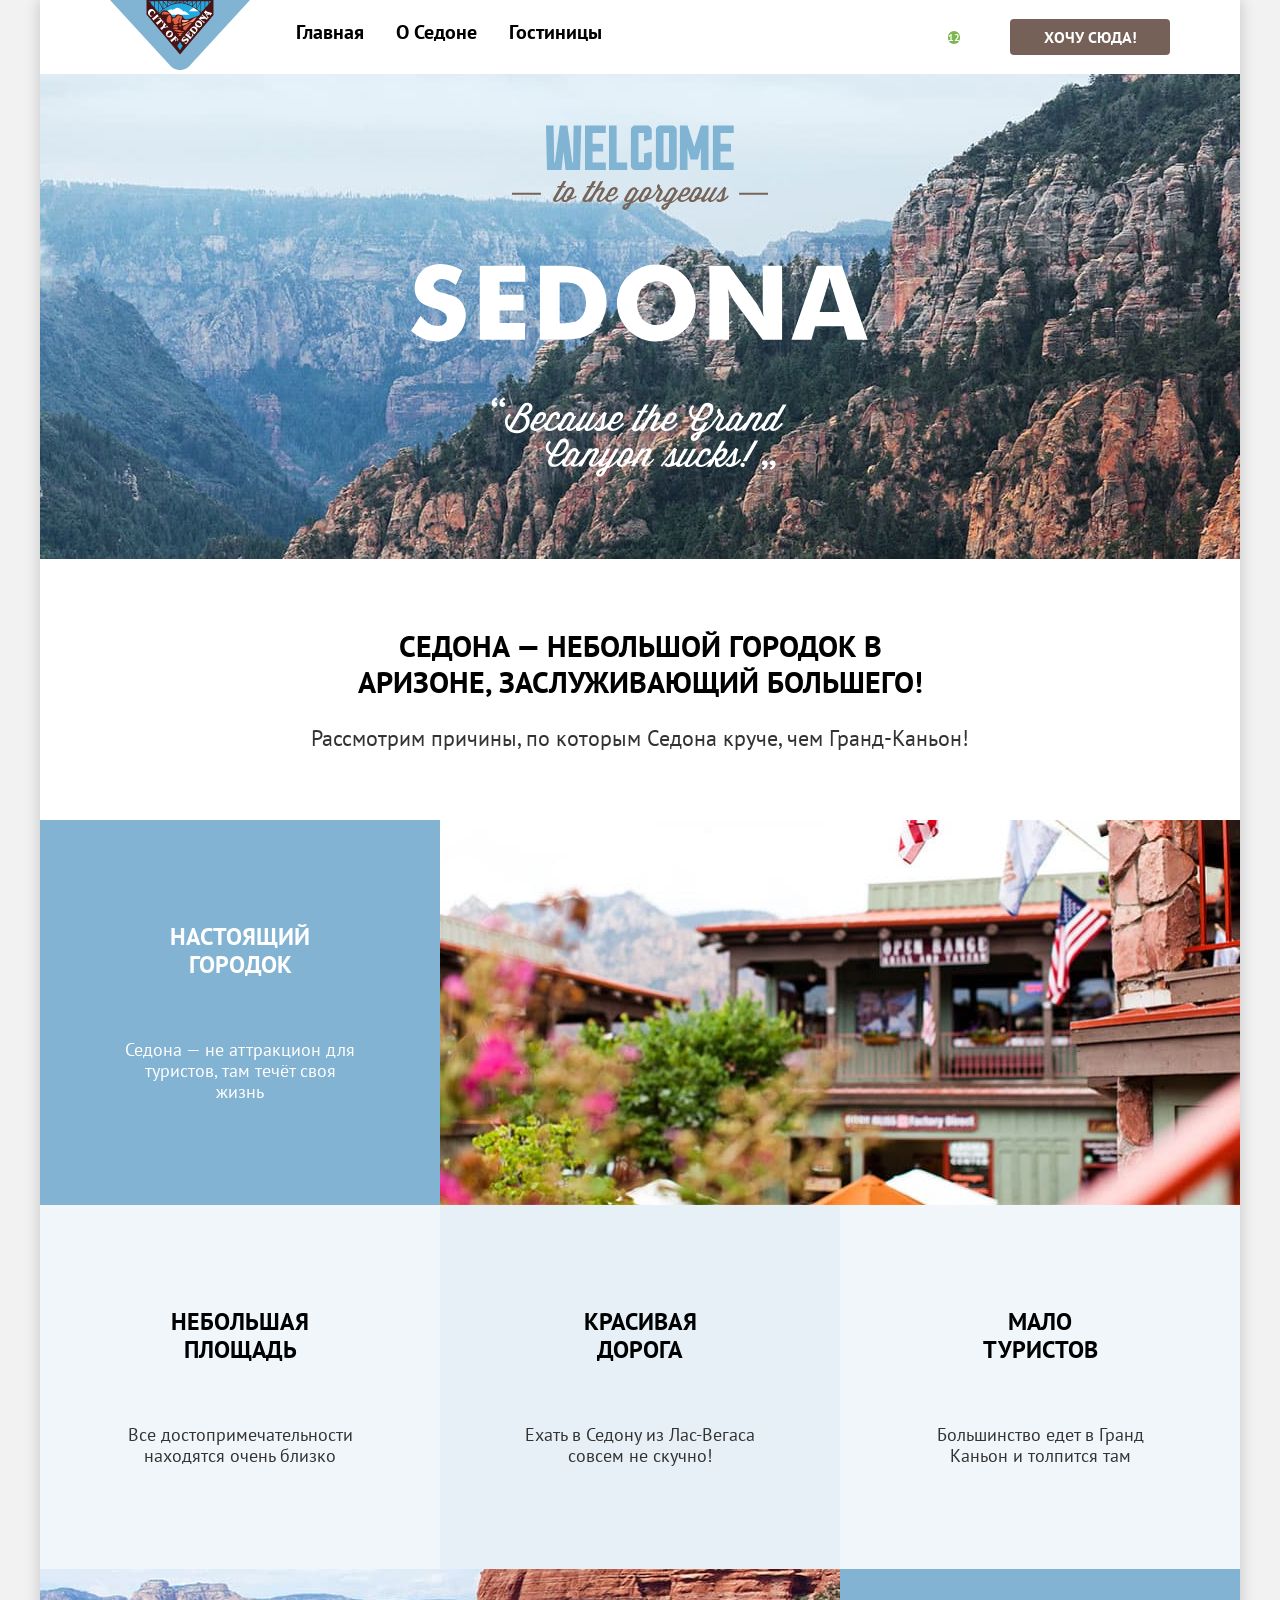
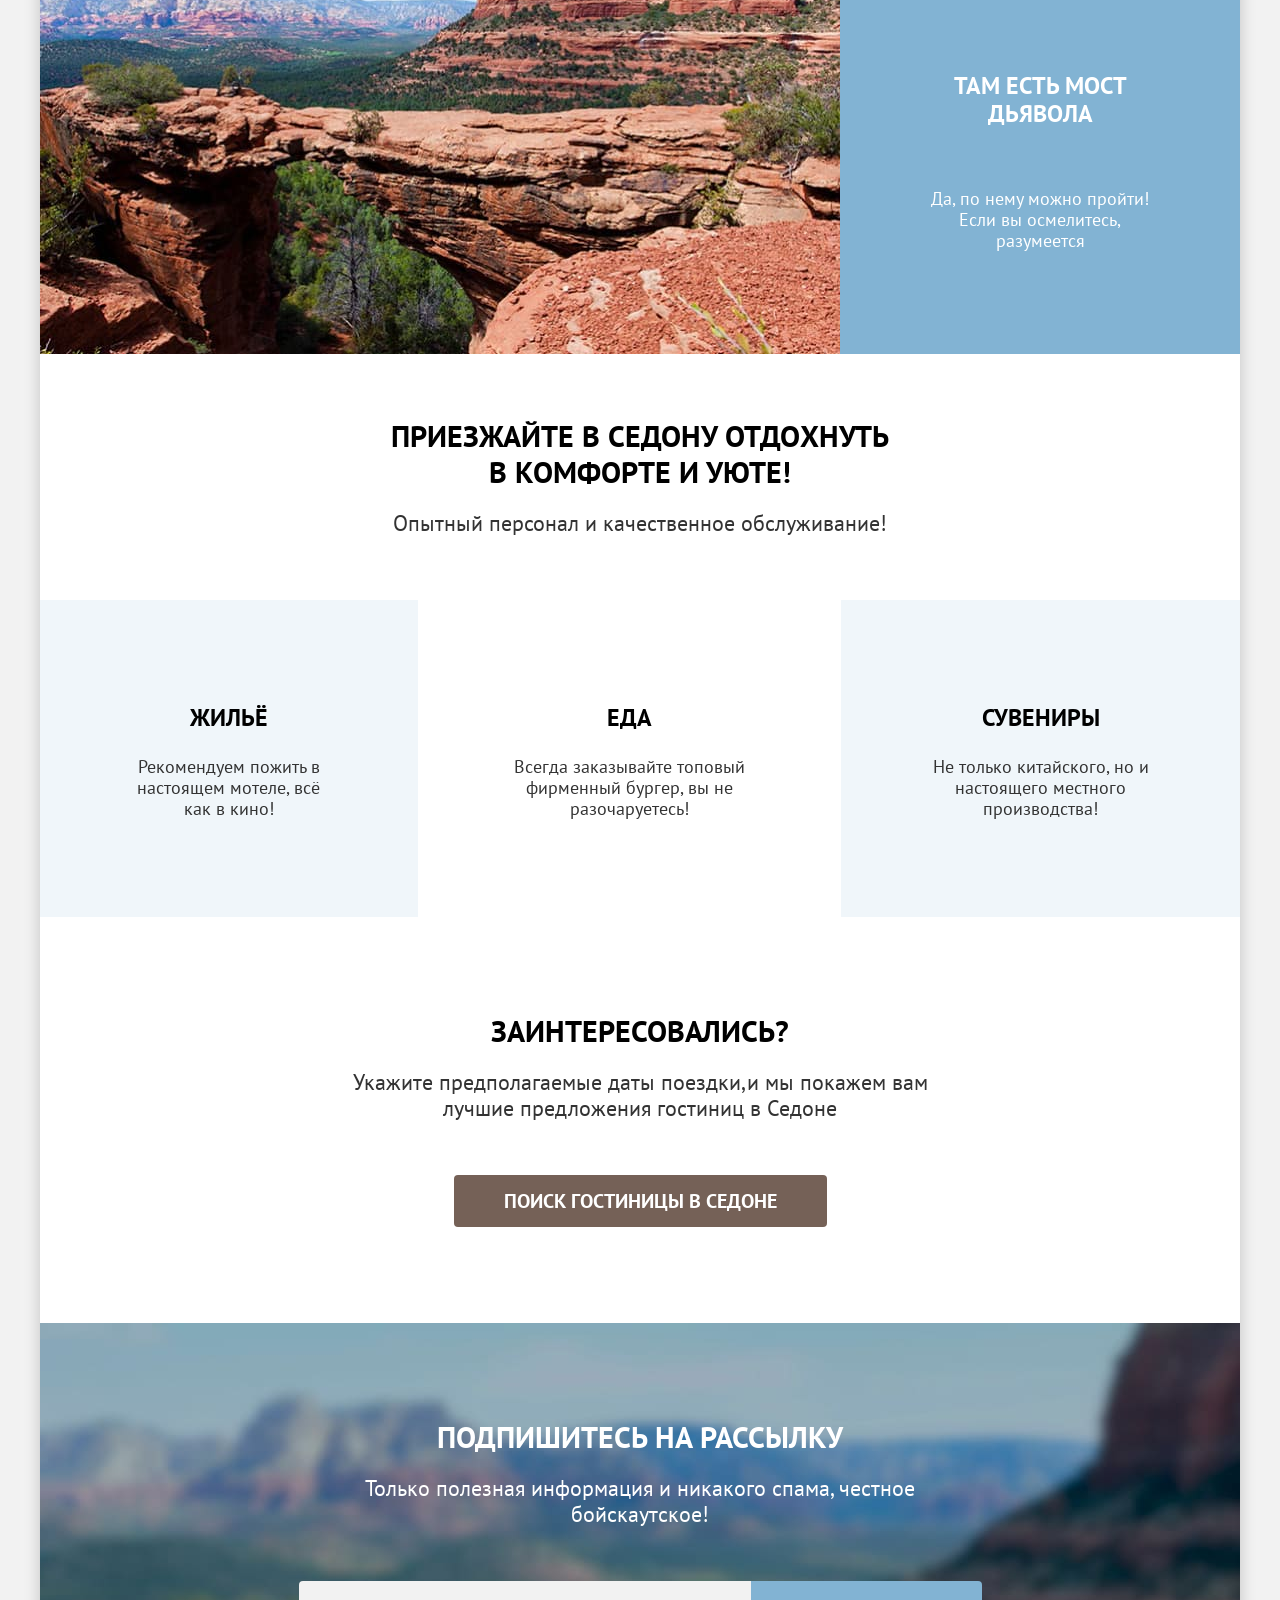
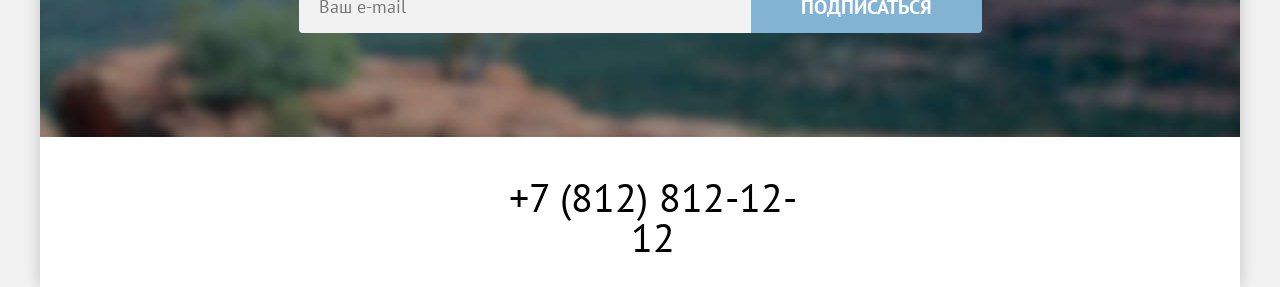
<file: index.html>
<!DOCTYPE html>
<html lang="ru">

  <head>
    <meta charset="utf-8">
    <title>HTML Academy: Седона</title>
    <link rel="stylesheet" href="styles/styles.css">
  </head>

  <body>
    <div class="page-container">
      <header class="page-header" data-test="header">
        <a class="header-logo" href="index.html">
          <img class="page-header-logo" src="images/content/sedona-logo.svg" width="140" height="70"
            alt="Логотип города Седона">
        </a>
        <nav class="navigation">
          <ul class="navigation-list">
            <li class="navigation-item">
              <a class="navigation-link" href="index.html" aria-current="page">Главная</a>
            </li>
            <li class="navigation-item">
              <a class="navigation-link" href="#">О Седоне</a>
            </li>
            <li class="navigation-item">
              <a class="navigation-link" href="catalog.html">Гостиницы</a>
            </li>
          </ul>
          <ul class="navigation-user-list">
            <li class="navigation-user-item">
              <a class="navigation-user-link" href="#">
                <span class="visually-hidden">Поиск</span>
              </a>
            </li>
            <li class="navigation-user-item">
              <a class="navigation-user-link " href="#">
                <span class="visually-hidden">В избранном:</span>
                <span class="favorites-badge">12</span>
                <span class="visually-hidden">вариантов</span>
              </a>
            </li>
          </ul>
        </nav>
        <a class="header-button" href="#">Хочу сюда!</a>
      </header>

      <main class="main-content" data-test="main">
        <section class="hero" data-test="hero">
          <h1 class="visually-hidden">Городок Седона в Аризоне</h1>
          <img class="hero-image" src="images/content/welcome-text.svg" width="458" height="352"
            alt="Welcome to the gorgeous Sedona, because the Grand Canyon sucks!">
        </section>
        <section class="advantages" data-test="advantages">
          <h2 class="visually-hidden">Преимущества</h2>
          <div class="advantages-intro">
            <p class="advantages-slogan">Седона — небольшой городок в Аризоне, заслуживающий большего!</p>
            <p class="advantages-description">Рассмотрим причины, по которым Седона круче, чем Гранд-Каньон!</p>
          </div>
          <ul class="advantages-list">
            <li class="advantages-item advantages-item-with-image">
              <div class="advantages-item-content">
                <h3 class="advantages-item-title">Настоящий городок</h3>
                <p class="advantages-item-description">Седона — не аттракцион для туристов, там течёт своя жизнь</p>
              </div>
              <img class="advantages-image" src="images/content/sedona.jpg" width="800" height="385"
                alt="Вид из окна городка Седона на здание с надписью «Открытый простор»">
            </li>
            <li class="advantages-item">
              <h3 class="advantages-item-title">Небольшая площадь</h3>
              <p class="advantages-item-description">Все достопримечательности находятся очень близко</p>
            </li>
            <li class="advantages-item">
              <h3 class="advantages-item-title">Красивая дорога</h3>
              <p class="advantages-item-description">Ехать в Седону из Лас-Вегаса совсем не скучно!</p>
            </li>
            <li class="advantages-item">
              <h3 class="advantages-item-title">Мало туристов</h3>
              <p class="advantages-item-description">Большинство едет в Гранд Каньон и толпится там</p>
            </li>
            <li class="advantages-item advantages-item-with-image">
              <div class="advantages-item-content">
                <h3 class="advantages-item-title">Там есть мост дьявола</h3>
                <p class="advantages-item-description">Да, по нему можно пройти! Если вы осмелитесь, разумеется</p>
              </div>
              <img class="advantages-image" width="800" height="385" src="images/content/devils-bridge.jpg"
                alt="Мост дьявола в Седоне из песчаника и просторы Аризоны на заднем плане">
            </li>
          </ul>
        </section>
        <section class="recommendations">
          <h2 class="visually-hidden">Рекомендации</h2>
          <div class="recommendations-intro">
            <p class="recommendations-slogan">Приезжайте в Седону отдохнуть в комфорте и уюте!</p>
            <p class="recommendations-description">Опытный персонал и качественное обслуживание!</p>
          </div>
          <ul class="recommendations-list">
            <li class="recommendations-item">
              <h3 class="recommendations-item-title">Жильё</h3>
              <p class="recommendations-item-description">Рекомендуем пожить в настоящем мотеле, всё как в кино!</p>
            </li>
            <li class="recommendations-item">
              <h3 class="recommendations-item-title">Еда</h3>
              <p class="recommendations-item-description">Всегда заказывайте топовый фирменный бургер, вы не
                разочаруетесь!</p>
            </li>
            <li class="recommendations-item">
              <h3 class="recommendations-item-title">Сувениры</h3>
              <p class="recommendations-item-description">Не только китайского, но и настоящего местного производства!
              </p>
            </li>
          </ul>
        </section>
        <section class="search" data-test="search">
          <h2 class="search-title">Заинтересовались?</h2>
          <p class="search-description">Укажите предполагаемые даты поездки,и мы покажем вам лучшие предложения
            гостиниц в Седоне</p>
          <button class="search-button" type="button">Поиск гостиницы в Седоне</button>
        </section>
        <section class="subscribe subscribe-with-background" data-test="subscribe">
          <h2 class="subscribe-title">Подпишитесь на рассылку</h2>
          <p class="subscribe-description">Только полезная информация и никакого спама, честное бойскаутское!</p>
          <form class="subscribe-form" action="https://echo.htmlacademy.ru/" method="post">
            <div class="subscribe-field-wrapper">
              <label class="visually-hidden" for="user-email">Ваш e-mail</label>
              <input class="subscribe-field" type="email" name="user-email" id="user-email" placeholder="Ваш e-mail"
                required>
            </div>
            <button class="subscribe-button" type="submit">Подписаться</button>
          </form>
        </section>
      </main>

      <footer class="page-footer" data-test="footer">
        <ul class="page-footer-socials-list">
          <li class="page-footer-socials-item">
            <a class="page-footer-socials-link" href="https://vk.com/htmlacademy">
              <span class="visually-hidden">Мы во ВКонтакте</span>
            </a>
          </li>
          <li class="page-footer-socials-item">
            <a class="page-footer-socials-link" href="https://t.me/htmlacademy">
              <span class="visually-hidden">Мы в Telegram</span>
            </a>
          </li>
          <li class="page-footer-socials-item">
            <a class="page-footer-socials-link" href="https://www.youtube.com/user/htmlacademyru">
              <span class="visually-hidden">Мы на YouTube</span>
            </a>
          </li>
        </ul>
        <a class="page-footer-phone" href="tel:+78128121212">+7 (812) 812-12-12</a>
        <a class="page-footer-copyright" href="https://htmlacademy.ru/intensive/htmlcss">
          <span class="visually-hidden">Интенсив курса HTML Academy</span>
        </a>
      </footer>
    </div>
  </body>

</html>
</file>
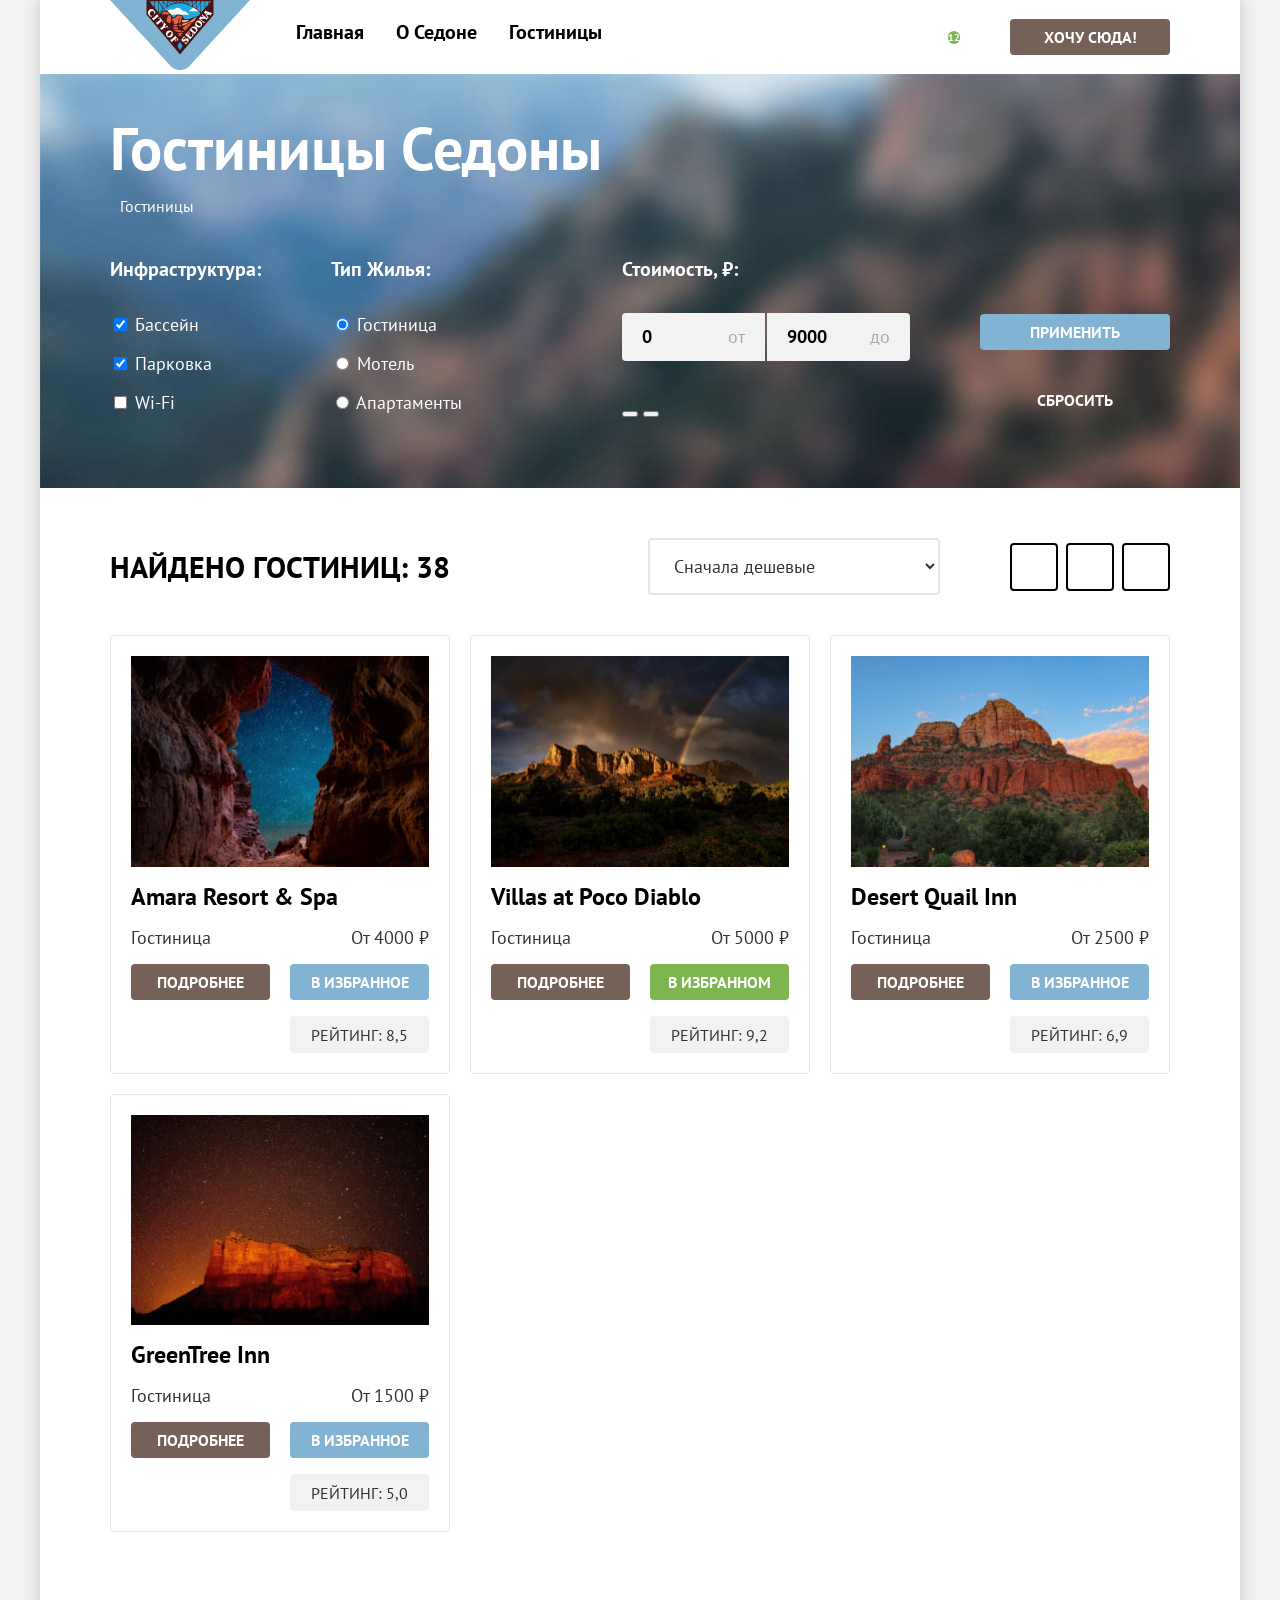
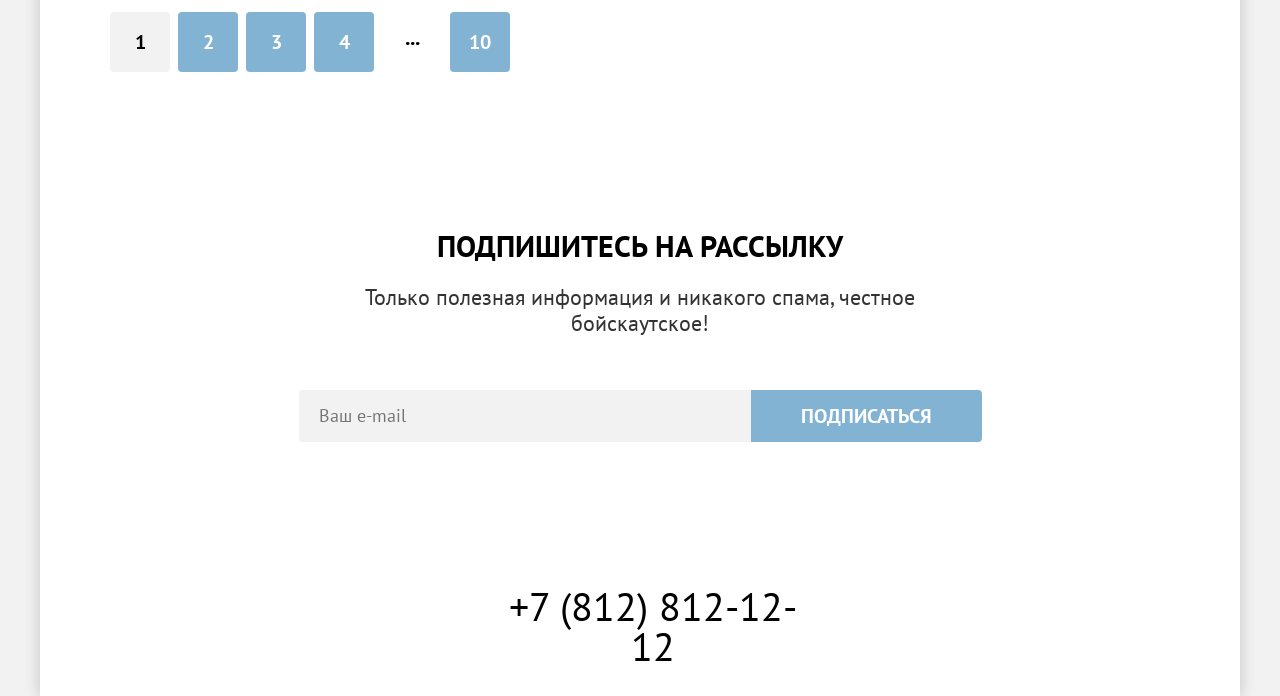
<file: catalog.html>
<!DOCTYPE html>
<html lang="ru">

  <head>
    <meta charset="utf-8">
    <title>HTML Academy: Каталог гостиниц Седоны</title>
    <link rel="stylesheet" href="styles/styles.css">
  </head>

  <body>
    <div class="page-container">
      <header class="page-header" data-test="header">
        <nav class="navigation">
          <a class="header-logo" href="index.html">
            <img class="page-header-logo" src="images/content/sedona-logo.svg" width="140" height="70"
              alt="Логотип города Седона">
          </a>
          <ul class="navigation-list">
            <li class="navigation-item">
              <a class="navigation-link" href="index.html">Главная</a>
            </li>
            <li class="navigation-item">
              <a class="navigation-link" href="#">О Седоне</a>
            </li>
            <li class="navigation-item">
              <a class="navigation-link" href="catalog.html" aria-current="page">Гостиницы</a>
            </li>
          </ul>
          <ul class="navigation-user-list">
            <li class="navigation-user-item">
              <a class="navigation-user-link navigation-user-link-search" href="#">
                <span class="visually-hidden">Поиск</span>
              </a>
            </li>
            <li class="navigation-user-item">
              <a class="navigation-user-link navigation-user-link-favorites" href="#">
                <span class="visually-hidden">В избранном:</span>
                <span class="favorites-badge">12</span>
                <span class="visually-hidden">вариантов</span>
              </a>
            </li>
          </ul>
          <a class="header-button" href="#">Хочу сюда!</a>
        </nav>
      </header>

      <main class="main-content" data-test="main">
        <section class="catalog-top">
          <header class="catalog-header">
            <h1 class="catalog-title">Гостиницы Седоны</h1>
            <ol class="breadcrumbs">
              <li class="breadcrumbs-item">
                <a class="breadcrumbs-link breadcrumbs-home-link" href="index.html">
                  <span class="visually-hidden">Главная</span>
                </a>
              </li>
              <li class="breadcrumbs-item">
                <a class="breadcrumbs-link" href="#" aria-current="page">Гостиницы</a>
              </li>
            </ol>
          </header>
          <section class="hotels-filter" data-test="filter">
            <h2 class="visually-hidden">Фильтр гостиниц Седоны</h2>
            <form class="hotels-filter-form" action="https://echo.htmlacademy.ru/" method="get">
              <fieldset class="hotels-filter-group">
                <legend class="hotels-filter-group-title">Инфраструктура:</legend>
                <ul class="hotels-filter-list">
                  <li class="hotels-filter-item">
                    <label class="control" for="pool">
                      <input class="control-input" type="checkbox" id="pool" name="pool" checked>
                      Бассейн
                    </label>
                  </li>
                  <li class="hotels-filter-item">
                    <label class="control" for="parking">
                      <input class="control-input" type="checkbox" id="parking" name="parking" checked>
                      Парковка
                    </label>
                  </li>
                  <li class="hotels-filter-item">
                    <label class="control" for="wifi">
                      <input class="control-input" type="checkbox" id="wifi" name="wifi">
                      Wi-Fi
                    </label>
                  </li>
                </ul>
              </fieldset>
              <fieldset class="hotels-filter-group">
                <legend class="hotels-filter-group-title">Тип жилья:</legend>
                <ul class="hotels-filter-list">
                  <li class="hotels-filter-item">
                    <label class="control" for="hotel">
                      <input class="control-input" type="radio" id="hotel" name="lodging-type" value="hotel" checked>
                      Гостиница
                    </label>
                  </li>
                  <li class="hotels-filter-item">
                    <label class="control" for="motel">
                      <input class="control-input" type="radio" id="motel" name="lodging-type" value="motel">
                      Мотель
                    </label>
                  </li>
                  <li class="hotels-filter-item">
                    <label class="control" for="apartments">
                      <input class="control-input" type="radio" id="apartments" name="lodging-type" value="apartments">
                      Апартаменты
                    </label>
                  </li>
                </ul>
              </fieldset>
              <fieldset class="hotels-filter-group">
                <legend class="hotels-filter-group-title">Стоимость, ₽:</legend>
                <div class="hotels-filter-price-range">
                  <label class="hotels-filter-range-control" for="min-price">
                    <span class="range-control-placeholder">От</span>
                    <input class="range-control-input control-input-from" type="number" id="min-price" name="min-price"
                      value="0" min="0">
                  </label>
                  <label class="hotels-filter-range-control" for="max-price">
                    <span class="range-control-placeholder">До</span>
                    <input class="range-control-input control-input-to" type="number" id="max-price" name="max-price"
                      value="9000" min="1">
                  </label>
                </div>
                <button class="price-range-toggle price-range-toggle-min" type="button">
                  <span class="visually-hidden">Ползунок управления минимальной стоимостью</span>
                </button>
                <button class="price-range-toggle price-range-toggle-max" type="button">
                  <span class="visually-hidden">Ползунок управления максимальной стоимостью</span>
                </button>
              </fieldset>
              <div class="hotels-filter-buttons">
                <button class="hotels-filter-apply-button" type="submit">Применить</button>
                <button class="hotels-filter-reset-button" type="reset">Сбросить</button>
              </div>
            </form>
          </section>
        </section>
        <section class="hotels-catalog" data-test="catalog">
          <h2 class="visually-hidden">Результаты поиска</h2>
          <div class="hotels-catalog-controls">
            <p class="hotels-catalog-title">
              Найдено гостиниц: <span>38</span></p>
            <select class="select-control" aria-label="Сортировка">
              <option value="popular">Популярные</option>
              <option value="cheap" selected>Сначала дешевые</option>
              <option value="expensive">Сначала дорогие</option>
              <option value="rating">Высокий рейтинг</option>
            </select>
            <ul class="view-buttons-list">
              <li class="view-button-item">
                <a class="view-button view-button-tile" href="catalog.html?view=tile" aria-current="page">
                  <span class="visually-hidden">Показать плитку</span>
                </a>
              </li>
              <li class="view-button-item">
                <a class="view-button view-button-card" href="catalog.html?view=card">
                  <span class="visually-hidden">Показать карточки</span>
                </a>
              </li>
              <li class="view-button-item">
                <a class="view-button view-button-list" href="catalog.html?view=list">
                  <span class="visually-hidden">Показать список</span>
                </a>
              </li>
            </ul>
          </div>
          <ul class="hotels-catalog-list">
            <li class="hotel-card">
              <a class="hotel-card-image-link" href="#">
                <img class="hotel-card-image" src="images/hotels/amara-resort-spa.jpg" width="300" height="212"
                  alt="Синее звёздное небо над красными скалами, вид из пещеры">
              </a>
              <h3 class="hotel-card-title">
                <a class="hotel-card-title-link" href="#">Amara Resort & Spa</a>
              </h3>
              <p class="hotel-card-type">Гостиница</p>
              <p class="hotel-card-price">От 4000 ₽</p>
              <a class="hotel-card-details-button" href="#">Подробнее</a>
              <button class="hotel-card-favorite-button" type="button">В избранное</button>
              <p class="hotel-card-stars hotel-stars-4">
                <span class="visually-hidden">4 звезды</span>
              </p>
              <p class="hotel-card-rating-value">
                Рейтинг: <span>8,5</span>
              </p>
            </li>
            <li class="hotel-card">
              <a class="hotel-card-image-link" href="#">
                <img class="hotel-card-image" src="images/hotels/villas-at-poco-diablo.jpg" width="300" height="212"
                  alt="Солнечный свет освещает красные скалы на фоне радуги и грозового неба">
              </a>
              <h3 class="hotel-card-title">
                <a class="hotel-card-title-link" href="#">Villas at Poco Diablo</a>
              </h3>
              <p class="hotel-card-type">Гостиница</p>
              <p class="hotel-card-price">От 5000 ₽</p>
              <a class="hotel-card-details-button" href="#">Подробнее</a>
              <button class="hotel-card-favorite-button favorite-button-active" type="button">В избранном</button>
              <p class="hotel-card-stars hotel-stars-4">
                <span class="visually-hidden">4 звезды</span>
              </p>
              <p class="hotel-card-rating-value">
                Рейтинг: <span>9,2</span>
              </p>
            </li>
            <li class="hotel-card">
              <a class="hotel-card-image-link" href="#">
                <img class="hotel-card-image" src="images/hotels/desert-quail-inn.jpg" width="300" height="212"
                  alt="Красные скалы с редкой растительностью на фоне голубого неба и розовых облаков">
              </a>
              <h3 class="hotel-card-title">
                <a class="hotel-card-title-link" href="#">Desert Quail Inn</a>
              </h3>
              <p class="hotel-card-type">Гостиница</p>
              <p class="hotel-card-price">От 2500 ₽</p>
              <a class="hotel-card-details-button" href="#">Подробнее</a>
              <button class="hotel-card-favorite-button" type="button">В избранное</button>
              <p class="hotel-card-stars hotel-stars-3">
                <span class="visually-hidden">3 звезды</span>
              </p>
              <p class="hotel-card-rating-value">
                Рейтинг: <span>6,9</span>
              </p>
            </li>
            <li class="hotel-card">
              <a class="hotel-card-image-link" href="#">
                <img class="hotel-card-image" src="images/hotels/greentree-inn.jpg" width="300" height="212"
                  alt="Красная скала под чёрным звёздным небом в оранжевом свете">
              </a>
              <h3 class="hotel-card-title">
                <a class="hotel-card-title-link" href="#">GreenTree Inn</a>
              </h3>
              <p class="hotel-card-type">Гостиница</p>
              <p class="hotel-card-price">От 1500 ₽</p>
              <a class="hotel-card-details-button" href="#">Подробнее</a>
              <button class="hotel-card-favorite-button" type="button">В избранное</button>
              <p class="hotel-card-stars hotel-stars-2">
                <span class="visually-hidden">2 звезды</span>
              </p>
              <p class="hotel-card-rating-value">
                Рейтинг: <span>5,0</span>
              </p>
            </li>
          </ul>
          <ol class="pagination">
            <li class="pagination-item">
              <span class="pagination-link" aria-current="page">1</span>
            </li>
            <li class="pagination-item">
              <a class="pagination-link" href="#">2</a>
            </li>
            <li class="pagination-item">
              <a class="pagination-link" href="#">3</a>
            </li>
            <li class="pagination-item">
              <a class="pagination-link" href="#">4</a>
            </li>
            <li class="pagination-item">
              <span class="pagination-link pagination-ellipsis" aria-hidden="true">...</span>
            </li>
            <li class="pagination-item">
              <a class="pagination-link" href="#">10</a>
            </li>
          </ol>
        </section>
        <section class="subscribe" data-test="subscribe">
          <h2 class="subscribe-title">Подпишитесь на рассылку</h2>
          <p class="subscribe-description">Только полезная информация и никакого спама, честное бойскаутское!</p>
          <form class="subscribe-form" action="https://echo.htmlacademy.ru/" method="post">
            <div class="subscribe-field-wrapper">
              <label class="visually-hidden" for="user-email">Ваш e-mail</label>
              <input class="subscribe-field" type="email" name="user-email" id="user-email" placeholder="Ваш e-mail"
                required>
            </div>
            <button class="subscribe-button" type="submit">Подписаться</button>
          </form>
        </section>
      </main>

      <footer class="page-footer" data-test="footer">
        <ul class="page-footer-socials-list">
          <li class="page-footer-socials-item">
            <a class="page-footer-socials-link" href="https://vk.com/htmlacademy">
              <span class="visually-hidden">Мы во ВКонтакте</span>
            </a>
          </li>
          <li class="page-footer-socials-item">
            <a class="page-footer-socials-link" href="https://t.me/htmlacademy">
              <span class="visually-hidden">Мы в Telegram</span>
            </a>
          </li>
          <li class="page-footer-socials-item">
            <a class="page-footer-socials-link" href="https://www.youtube.com/user/htmlacademyru">
              <span class="visually-hidden">Мы на YouTube</span>
            </a>
          </li>
        </ul>
        <a class="page-footer-phone" href="tel:+78128121212">+7 (812) 812-12-12</a>
        <a class="page-footer-copyright" href="https://htmlacademy.ru/intensive/htmlcss">
          <span class="visually-hidden">Интенсив курса HTML Academy</span>
        </a>
      </footer>
    </div>
  </body>

</html>
</file>
<file: styles/styles.css>
@font-face {
  font-family: "PT Sans";
  font-style: normal;
  font-weight: 400;
  src: url("../fonts/ptsans-400.woff2") format("woff2");
  font-display: swap;
}

@font-face {
  font-family: "PT Sans";
  font-style: normal;
  font-weight: 700;
  src: url("../fonts/ptsans-700.woff2") format("woff2");
  font-display: swap;
}

/* Общие настройки страницы */
body {
  font-family: "PT Sans", sans-serif;
  font-size: 18px;
  line-height: 21px;
  color: #000000;
  background-color: #f2f2f2;

  margin: 0;
}

.page-container {
  color: inherit;
  background-color: #ffffff;

  display: flex;
  flex-direction: column;
  margin: 0 auto;
  width: 1200px;
  min-height: 100vh;
  box-shadow: 0 0 15px rgba(0, 0, 0, 0.2);
}

*,
*::before,
*::after {
  box-sizing: border-box;
}

.visually-hidden {
  position: absolute;
  width: 1px;
  height: 1px;
  margin: -1px;
  padding: 0;
  border: 0;
  clip: rect(0 0 0 0);
  overflow: hidden;
}

/* Шапка */
.page-header {
  display: flex;
  padding: 0 70px;
}

.header-logo {
  flex: 0 0 140px;
  margin-right: 30px;
}

.navigation {
  display: flex;
  flex-grow: 1;
}

.navigation-list {
  display: flex;
  flex-wrap: wrap;
  max-width: 440px;
  list-style: none;
  margin: 0;
  padding: 0;
}

.navigation-link {
  font-size: 20px;
  font-weight: 700;
  line-height: 24px;
  text-decoration: none;
  color: inherit;

  display: block;
  white-space: nowrap;
  padding: 20px 16px;
}

.navigation-user-list {
  display: flex;
  flex-wrap: wrap;
  max-width: 312px;
  margin: 0 0 0 auto;
  padding: 0;
  list-style: none;
}

.navigation-user-item {
  min-width: 44px;
  min-height: 64px;
}

.navigation-user-link {
  font-size: 20px;
  font-weight: 700;
  line-height: 24px;
  text-decoration: none;
  color: inherit;

  display: block;
  padding: 22px 12px;
  min-width: 20px;
  min-height: 20px;
}

.favorites-badge {
  font-size: 10px;
  line-height: 10px;
  text-align: center;
  color: #ffffff;
  background-color: #7db54f;

  border-radius: 10px;
}

.header-button {
  font-size: 16px;
  font-weight: 700;
  line-height: 20px;
  text-transform: uppercase;
  text-decoration: none;
  color: #ffffff;
  background-color: #756157;

  min-width: 160px;
  margin-left: 30px;
  border-radius: 4px;
  padding: 8px 0;
  text-align: center;
  align-self: center;
}

/* Главное содержимое */
.main-content {
  flex-grow: 1;
}

/* Приветственный блок */
.hero {
  background-image: url(../images/backgrounds/welcome.jpg);
  background-size: cover;
  background-repeat: no-repeat;
  color: inherit;
  background-color: #354751;

  padding: 51px 0 82px;
}

.hero-image {
  display: block;
  margin: 0 auto;
}

/* Блок преимуществ */
.advantages-intro {
  padding: 69px 0;
}

.advantages-slogan {
  font-size: 30px;
  font-weight: 700;
  line-height: 36px;
  text-transform: uppercase;
  text-align: center;

  width: 620px;
  margin: 0 auto 25px;
}

.advantages-description {
  font-size: 22px;
  line-height: 26px;
  text-align: center;
  color: #333333;

  margin: 0 auto;
}

.advantages-list {
  padding: 0;
  margin: 0;
  list-style: none;

  display: grid;
  grid-template-columns: repeat(3, 400px);
}

.advantages-item {
  background-color: #83b3d333;
  padding: 103px 85px;

  display: flex;
  flex-direction: column;
  align-items: center;
  justify-content: center;
  text-align: center;
}

.advantages-item:nth-child(even):not(.advantages-item-with-image) {
  background-color: #83b3d31f;
}

.advantages-item-with-image {
  background-color: #82b3d3;

  display: grid;
  grid-column: 1 / -1;
  grid-template-columns: 400px 1fr;
  padding: 0;
}

.advantages-item-with-image:last-child {
  grid-template-columns: 1fr 400px;
}

.advantages-item-content {
  padding: 103px 85px;
}

.advantages-item-with-image:last-child .advantages-item-content {
  grid-column: 2;
}

.advantages-item-title {
  font-size: 24px;
  font-weight: 700;
  line-height: 28px;
  text-transform: uppercase;

  margin: 0 auto;
  padding-bottom: 30px;
  width: 175px;
}

.advantages-item-description {
  font-size: 18px;
  line-height: 21px;
  text-align: center;
  color: #333333;
  margin: 0;
  padding-top: 30px;
}

.advantages-item-with-image .advantages-item-title {
  color: #ffffff;
  margin: 0 auto;
  width: 175px;
}

.advantages-item-with-image .advantages-item-description {
  color: #ffffff;
  margin: 0;
}

.advantages-image {
  display: block;
  width: 100%;
  height: 100%;
  object-fit: cover;
}

.advantages-item-with-image:last-child .advantages-image {
  grid-column: 1;
  grid-row: 1;
}

/* Блок рекомендаций */
.recommendations-intro {
  padding: 64px 0;
}

.recommendations-slogan {
  font-size: 30px;
  font-weight: 700;
  line-height: 36px;
  text-transform: uppercase;
  text-align: center;

  width: 505px;
  margin: 0 auto 20px;
}

.recommendations-description {
  font-size: 22px;
  line-height: 26px;
  text-align: center;
  color: #333333;

  margin: 0 auto;
}

.recommendations-list {
  display: flex;
  margin: 0;
  padding: 0;
}

.recommendations-item {
  padding: 80px 85px;
  list-style: none;
}

.recommendations-item:nth-child(even) {
  background-color: inherit;
}

.recommendations-item:nth-child(odd) {
  background-color: #83b3d31f;
}

.recommendations-item-title {
  font-size: 24px;
  font-weight: 700;
  line-height: 28px;
  text-transform: uppercase;
  text-align: center;
}

.recommendations-item-description {
  color: #333333;
  text-align: center;
}

/* Блок с поиском гостиниц и подпиской */
.search {
  text-align: center;
  padding: 96px 304px;
}
.search-title {
  font-size: 30px;
  font-weight: 700;
  line-height: 36px;
  text-transform: uppercase;

  margin: 0 0 20px;
}

.search-description {
  font-size: 22px;
  line-height: 26px;
  color: #333333;

  margin: 0;
}

.search-button {
  font-family: inherit;
  font-size: 20px;
  font-weight: 700;
  line-height: 36px;
  text-transform: uppercase;
  color: #ffffff;
  background-color: #756157;

  margin-top: 54px;
  padding: 8px 50px;
  border: none;
  border-radius: 4px;
}

/* --подписка-- */
.subscribe {
  padding: 96px 258px 104px;
  text-align: center;
}

.subscribe-with-background {
  background-image: url(../images/backgrounds/subscribe.jpg);
  background-size: cover;
  background-repeat: no-repeat;
  color: #ffffff;
  background-color: #354751;
}

.subscribe-title {
  font-size: 30px;
  font-weight: 700;
  line-height: 36px;
  text-transform: uppercase;

  margin: 0 0 20px;
}

.subscribe-description {
  font-size: 22px;
  line-height: 26px;
  color: #333333;
  margin: 0;
}

.subscribe-with-background .subscribe-description {
  color: #ffffff;
}

.subscribe-form {
  display: flex;
  justify-content: center;
  margin: 54px 0 0;
}

.subscribe-field-wrapper {
  display: flex;
}

.subscribe-field {
  font-family: inherit;
  font-size: 18px;
  line-height: 24px;
  color: #000000;
  background-color: #f2f2f2;

  padding: 12px 20px;
  border: none;
  border-radius: 4px 0 0 4px;
  width: 452px;
}

.subscribe-button {
  font-family: inherit;
  font-size: 20px;
  font-weight: 700;
  line-height: 36px;
  text-transform: uppercase;
  text-align: center;
  color: #ffffff;
  background-color: #82b3d3;

  padding: 8px 50px;
  border: none;
  border-radius: 0 4px 4px 0;
}

/* Подвал */
.page-footer {
  display: flex;
  flex-direction: row;
  justify-content: space-between;
  align-items: center;

  padding: 40px 70px 30px;
}

.page-footer-socials-list {
  display: flex;
  flex-wrap: wrap;
  margin: 0;
  padding: 0;
  max-width: 222px;
  list-style: none;
}

.page-footer-socials-link {
  color: inherit;
  text-decoration: none;

  padding: 0 10px;
}

.page-footer-socials-item {
  min-width: 47px;
  min-height: 40px;
}

.page-footer-phone {
  font-size: 40px;
  line-height: 40px;
  text-transform: uppercase;
  text-align: center;
  text-decoration: none;
  color: #000000;

  width: 331px;
}

.page-footer-copyright {
  width: 115px;
  color: inherit;
  text-decoration: none;
}

/* ------------ */
/* Фильтр каталога гостиниц */
.catalog-top {
  background-image: url(../images/backgrounds/catalog-filter.jpg);
  background-size: cover;
  background-repeat: no-repeat;
  color: inherit;
  background-color: #354751;

  padding: 35px 70px 70px;
}

.catalog-header {
  margin: 0 0 40px 0;
}

.catalog-title {
  font-size: 60px;
  font-weight: 700;
  line-height: 78px;
  color: #ffffff;

  margin: 0 0 8px 0;
}

/* Хлебные крошки */
.breadcrumbs {
  display: flex;
  flex-wrap: wrap;
  gap: 10px;
  list-style: none;

  margin: 0;
  padding: 0;
}

.breadcrumbs-link {
  font-size: 16px;
  line-height: 21px;
  text-decoration: none;
  color: #ffffff;
}

/* Фильтр гостиниц */
.hotels-filter-form {
  display: flex;
  flex-wrap: wrap;
  gap: 70px;
}

.hotels-filter-group {
  border: none;
  margin: 0;
  padding: 0;
}

.hotels-filter-group:nth-child(2) {
  margin-right: auto;
}

.hotels-filter-group-title {
  font-size: 20px;
  font-weight: 700;
  line-height: 24px;
  text-transform: capitalize;
  color: #ffffff;

  padding: 0;
  margin-bottom: 32px;
}

.hotels-filter-list {
  list-style: none;
  margin: 0;
  padding: 0;
}

.hotels-filter-item:not(:last-child) {
  margin-bottom: 16px;
}

.control {
  font-size: 18px;
  line-height: 23px;
  color: #ffffff;
}

.hotels-filter-price-range {
  display: flex;
  gap: 2px;
  margin-bottom: 36px;
}

.hotels-filter-range-control {
  position: relative;
}

.range-control-placeholder {
  font-family: inherit;
  font-size: inherit;
  line-height: 24px;
  font-weight: inherit;
  color: rgba(0, 0, 0, 0.3);
  top: 12px;
  right: 20px;
  text-transform: lowercase;
  position: absolute;
}

.range-control-input {
  font-family: inherit;
  font-size: 18px;
  font-weight: 700;
  line-height: 24px;
  color: #000000;
  background-color: #f2f2f2;
  border: none;

  padding: 12px 20px;
  width: 143px;
}

.control-input-from {
  border-radius: 4px 0 0 4px;
}

.control-input-to {
  border-radius: 0 4px 4px 0;
}

.hotels-filter-buttons {
  display: flex;
  flex-direction: column;
  justify-content: flex-end;
  align-items: center;
  gap: 32px;
}

.hotels-filter-apply-button {
  font-family: inherit;
  font-size: 16px;
  font-weight: 700;
  line-height: 20px;
  text-transform: uppercase;
  color: #ffffff;
  background-color: #82b3d3;

  padding: 8px 50px;
  border-radius: 4px;
  border-style: none;
  width: 100%;
}

.hotels-filter-reset-button {
  font-family: inherit;
  font-size: 16px;
  font-weight: 700;
  line-height: 20px;
  text-transform: uppercase;
  color: #ffffff;
  background-color: transparent;
  border: none;

  width: 100%;
  padding: 8px 50px;
}

/* Сортировка каталога гостиниц */
.hotels-catalog {
  display: flex;
  flex-wrap: wrap;
  gap: 40px;

  padding: 50px 70px 60px;
}

.hotels-catalog-controls {
  display: flex;
  align-items: center;
  gap: 70px;
  flex-grow: 1;
}

.hotels-catalog-title {
  font-size: 30px;
  font-weight: 700;
  line-height: 36px;
  text-transform: uppercase;
  color: #000000;

  margin: 0;
  margin-right: auto;
}

.select-control {
  font-family: inherit;
  font-size: 18px;
  line-height: 21px;
  color: #333333;
  background-color: #ffffff;

  margin: 0;
  padding: 14px 20px;
  border-radius: 4px;
  border: 2px solid #e5e5e5;
  width: 292px;
  flex-shrink: 0;
}

.view-buttons-list {
  display: flex;
  flex-wrap: wrap;
  flex-shrink: 0;
  gap: 8px;
  width: 160px;
  margin: 0;
  padding: 0;
  list-style: none;
}

.view-button-item {
  width: 48px;
  height: 48px;
  border-radius: 4px;
  border: 2px solid;
}

.view-button {
  color: #000000;
  background-color: #ffffff;
  text-decoration: none;
  text-transform: uppercase;
}

/* Каталог гостиниц */

.hotels-catalog-list {
  display: grid;
  grid-template-columns: repeat(3, 1fr);
  gap: 20px;
  list-style: none;

  width: 100%;
  margin: 0;
  padding: 0;
}

.hotel-card {
  padding: 20px;
  border: 1px solid #e5e5e5;
  border-radius: 4px;

  display: grid;
  align-items: center;
  grid-template-columns: repeat(2, 1fr);
  grid-template-rows: subgrid;
  grid-row: span 5;
  gap: 16px 20px;
}

.hotel-card-image-link {
  grid-column: 1 / -1;
}

.hotel-card-image {
  display: block;
  max-width: 100%;
  height: auto;
}

.hotel-card-title {
  align-self: start;
  margin: 0;
  grid-column: 1 / -1;
}

.hotel-card-title-link {
  font-size: 24px;
  font-weight: 700;
  line-height: 28px;
  text-decoration: none;
  color: #000000;
}

.hotel-card-type {
  font-size: 18px;
  line-height: 21px;
  color: #333333;

  margin: 0;
}

.hotel-card-price {
  font-size: 18px;
  line-height: 21px;
  color: #333333;

  margin: 0;
  text-align: right;
}

/* Кнопки */
.hotel-card-details-button {
  font-size: 16px;
  font-weight: 700;
  line-height: 20px;
  text-align: center;
  text-transform: uppercase;
  text-decoration: none;
  color: #ffffff;
  background-color: #756157;

  align-content: center;
  padding: 8px 0;
  border-radius: 4px;
}

.hotel-card-favorite-button {
  font-family: inherit;
  font-size: 16px;
  font-weight: 700;
  line-height: 20px;
  text-align: center;
  text-transform: uppercase;
  color: #ffffff;
  background-color: #82b3d3;

  padding: 8px 10px;
  border-radius: 4px;
  border-style: none;
}

.favorite-button-active {
  background-color: #7db54f;
}

.hotel-card-rating-value {
  font-size: 16px;
  line-height: 20px;
  text-transform: uppercase;
  text-align: center;
  color: #333333;
  background-color: #f2f2f2;

  margin: 0;
  padding: 9px 10px 8px;
  border-radius: 4px;
}

/* Пагинация */
.pagination {
  display: flex;
  flex-wrap: wrap;
  gap: 8px;
  list-style: none;

  margin: 0;
  padding: 40px 0 0;
}

.pagination-item {
  margin: 0;
}

.pagination-link {
  font-size: 20px;
  font-weight: 700;
  line-height: 36px;
  text-align: center;
  color: #ffffff;
  background-color: #82b3d3;
  text-decoration: none;

  display: flex;
  justify-content: center;
  align-items: center;
  min-width: 60px;
  margin: 0;
  padding: 12px 8px;
  border-radius: 4px;
}

.pagination-link[aria-current="page"] {
  color: #000000;
  background-color: #f2f2f2;
}

.pagination-ellipsis {
  font-size: 22px;
  line-height: 26px;
  color: #000000;
  background-color: transparent;
}
</file>
